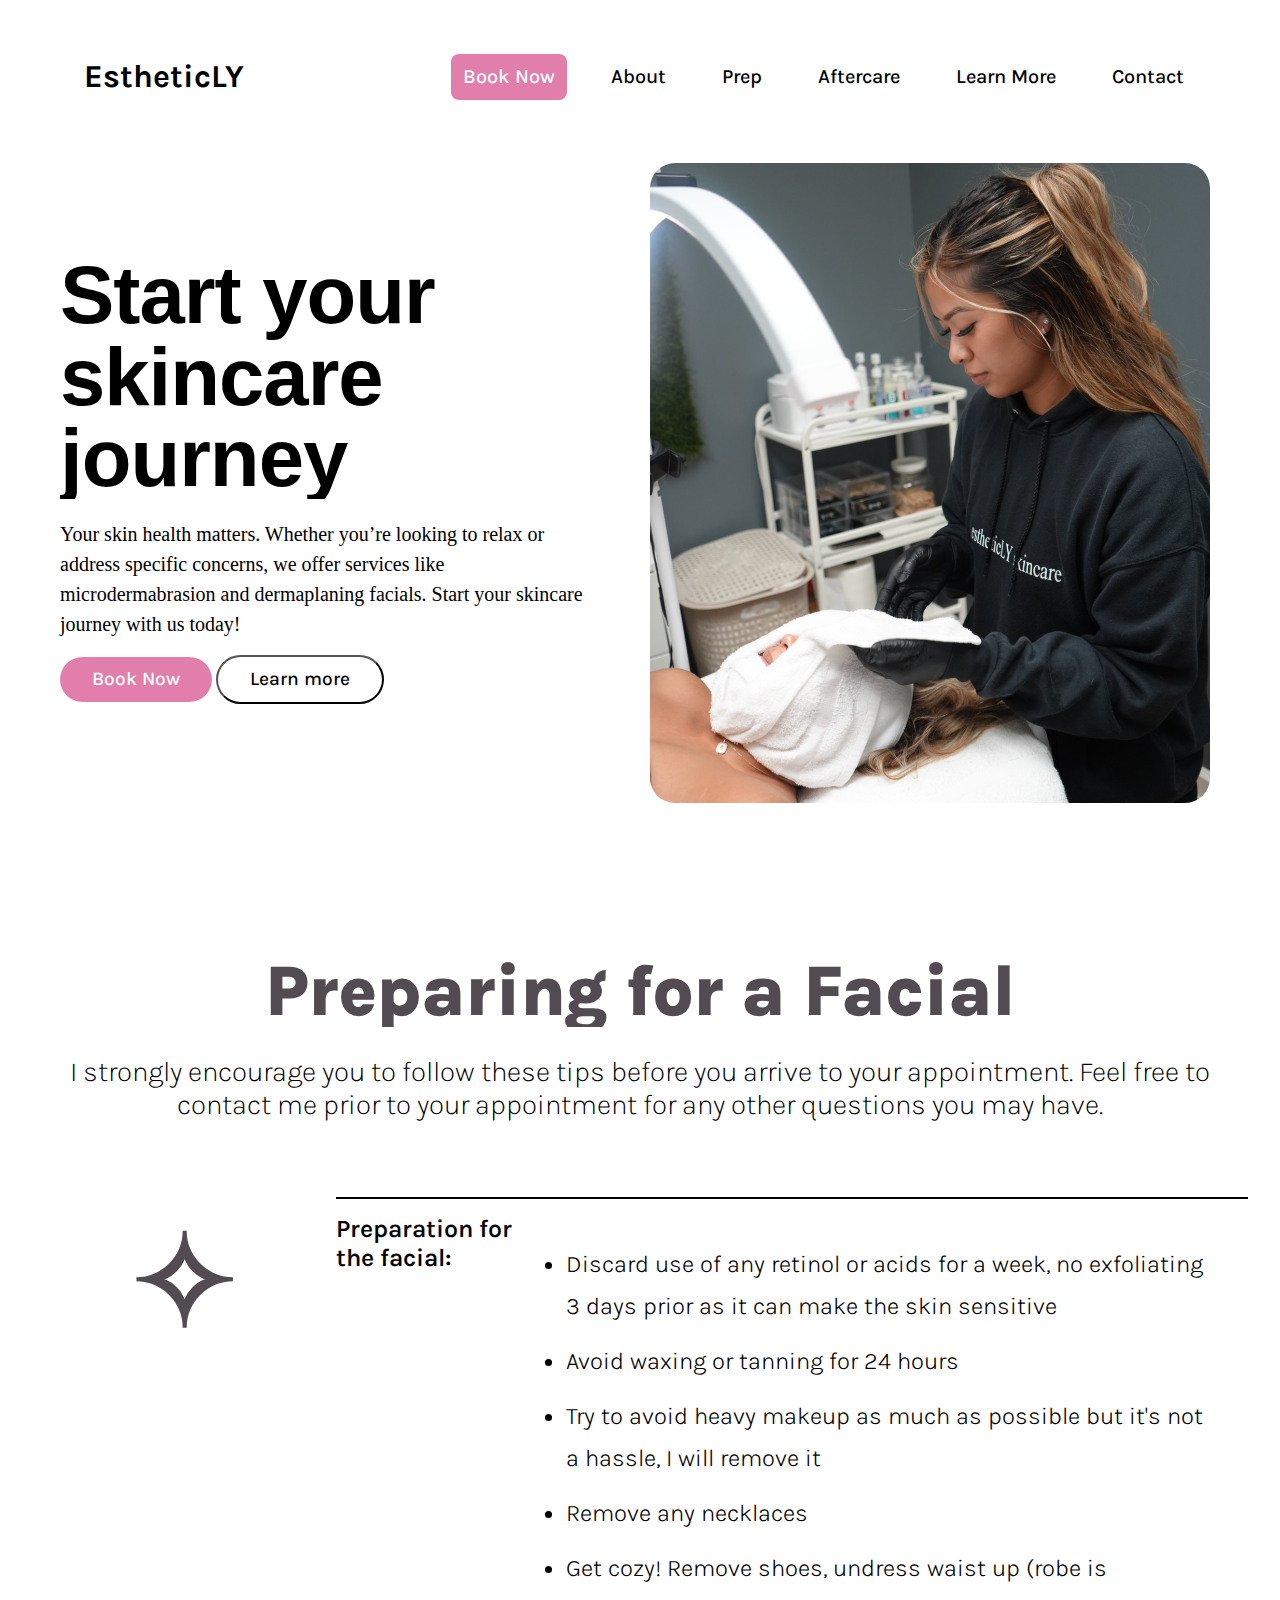
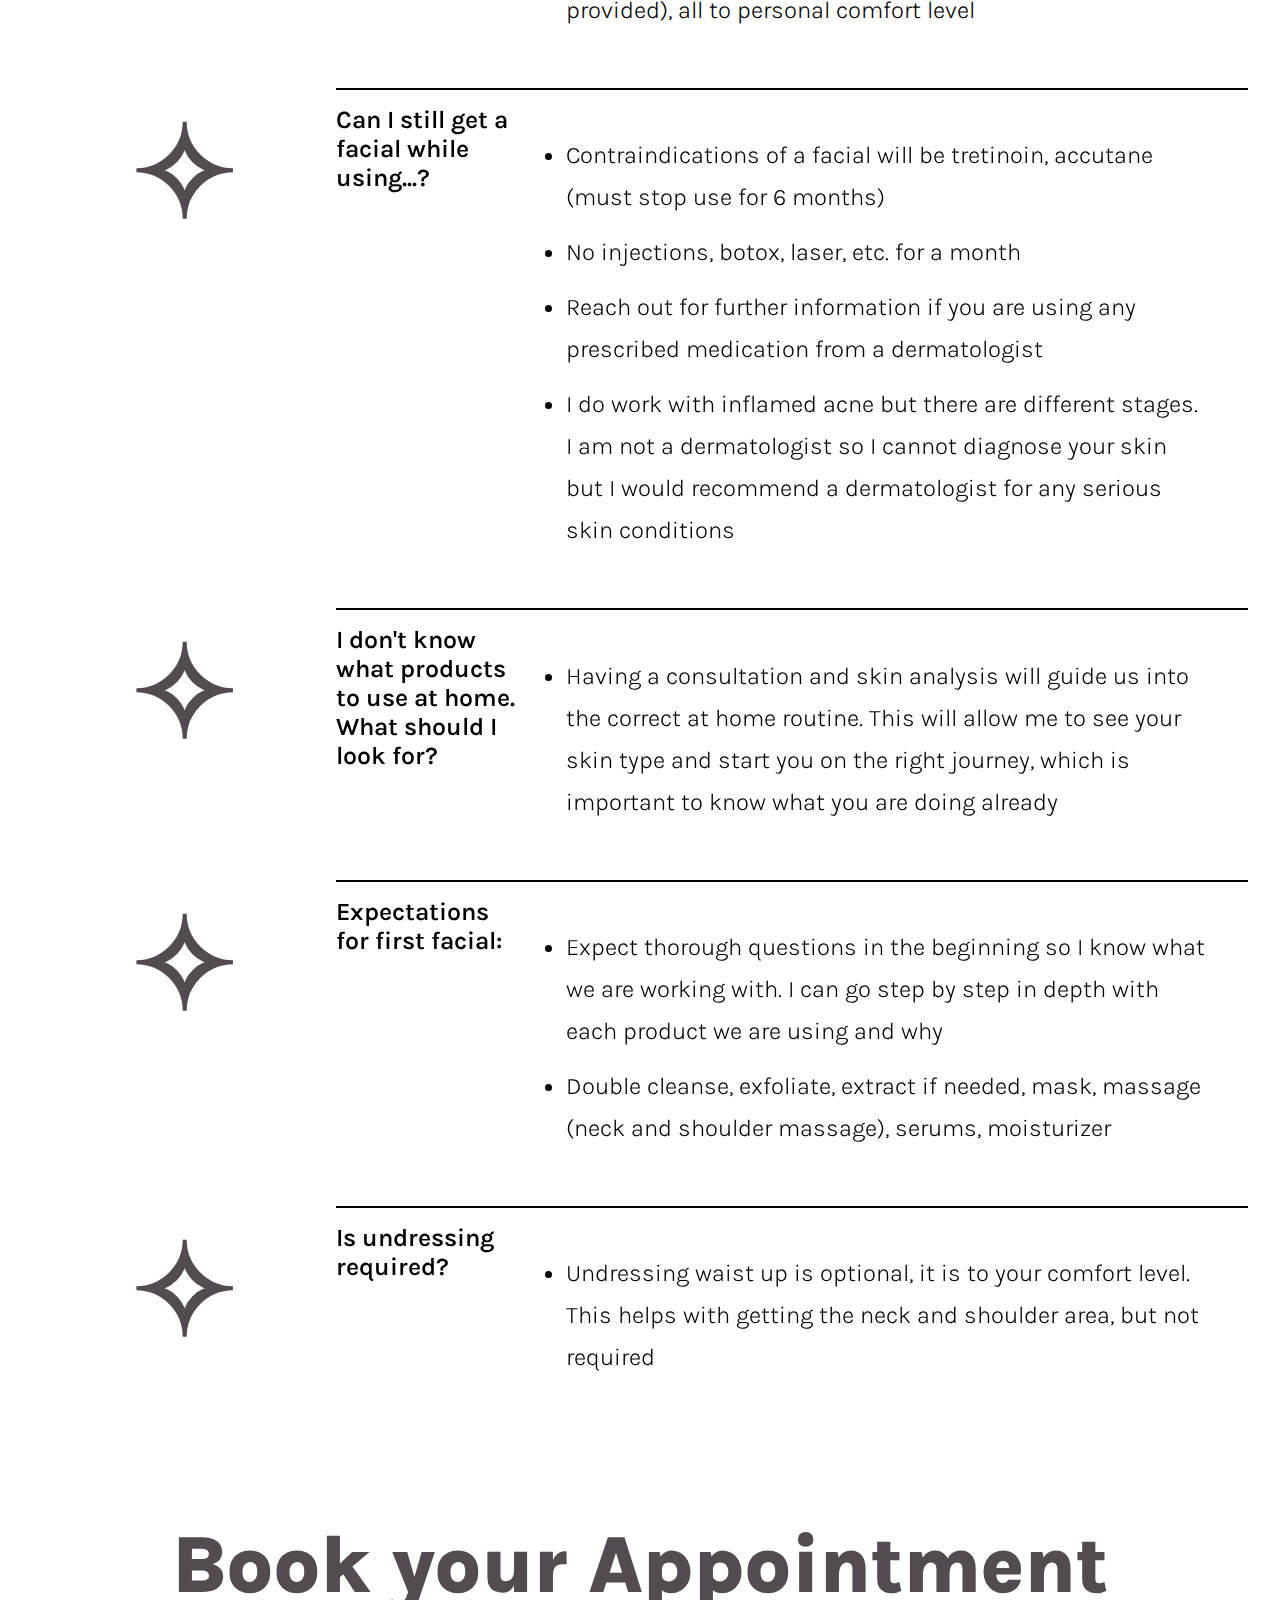
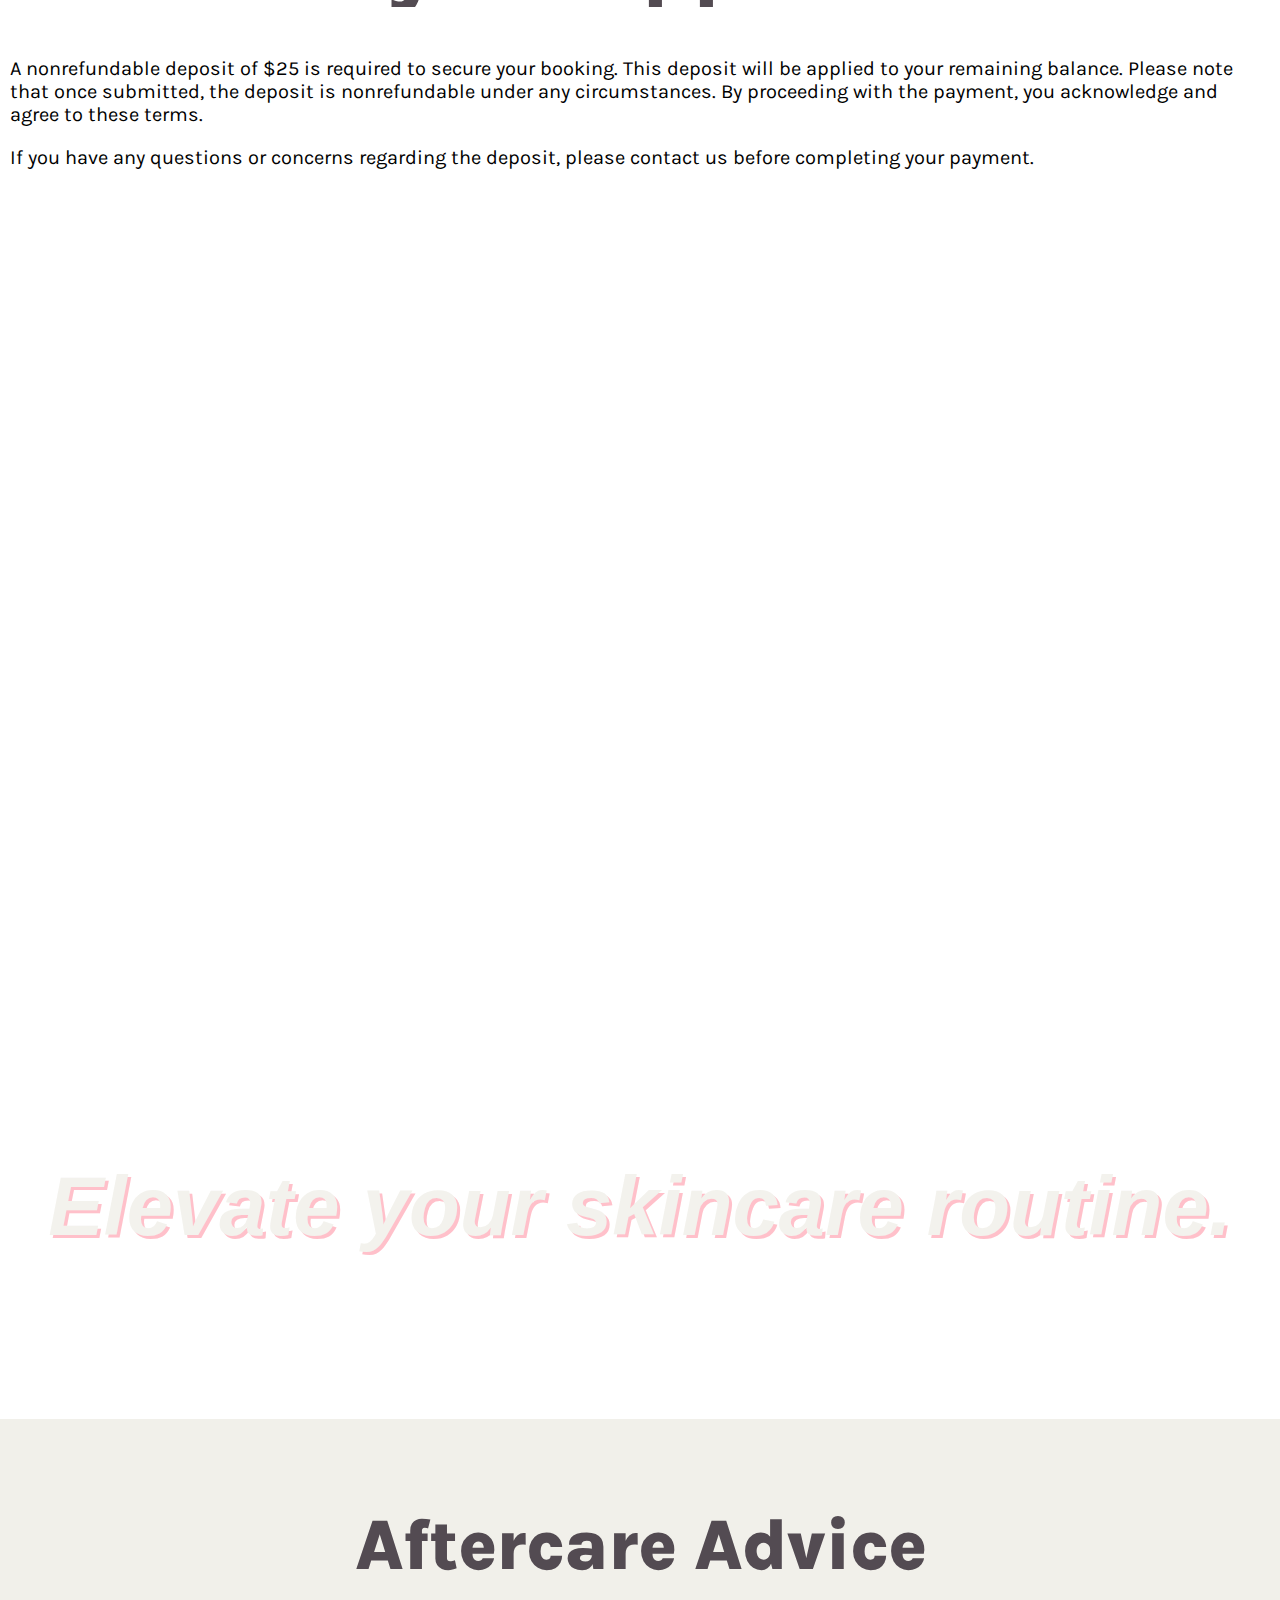
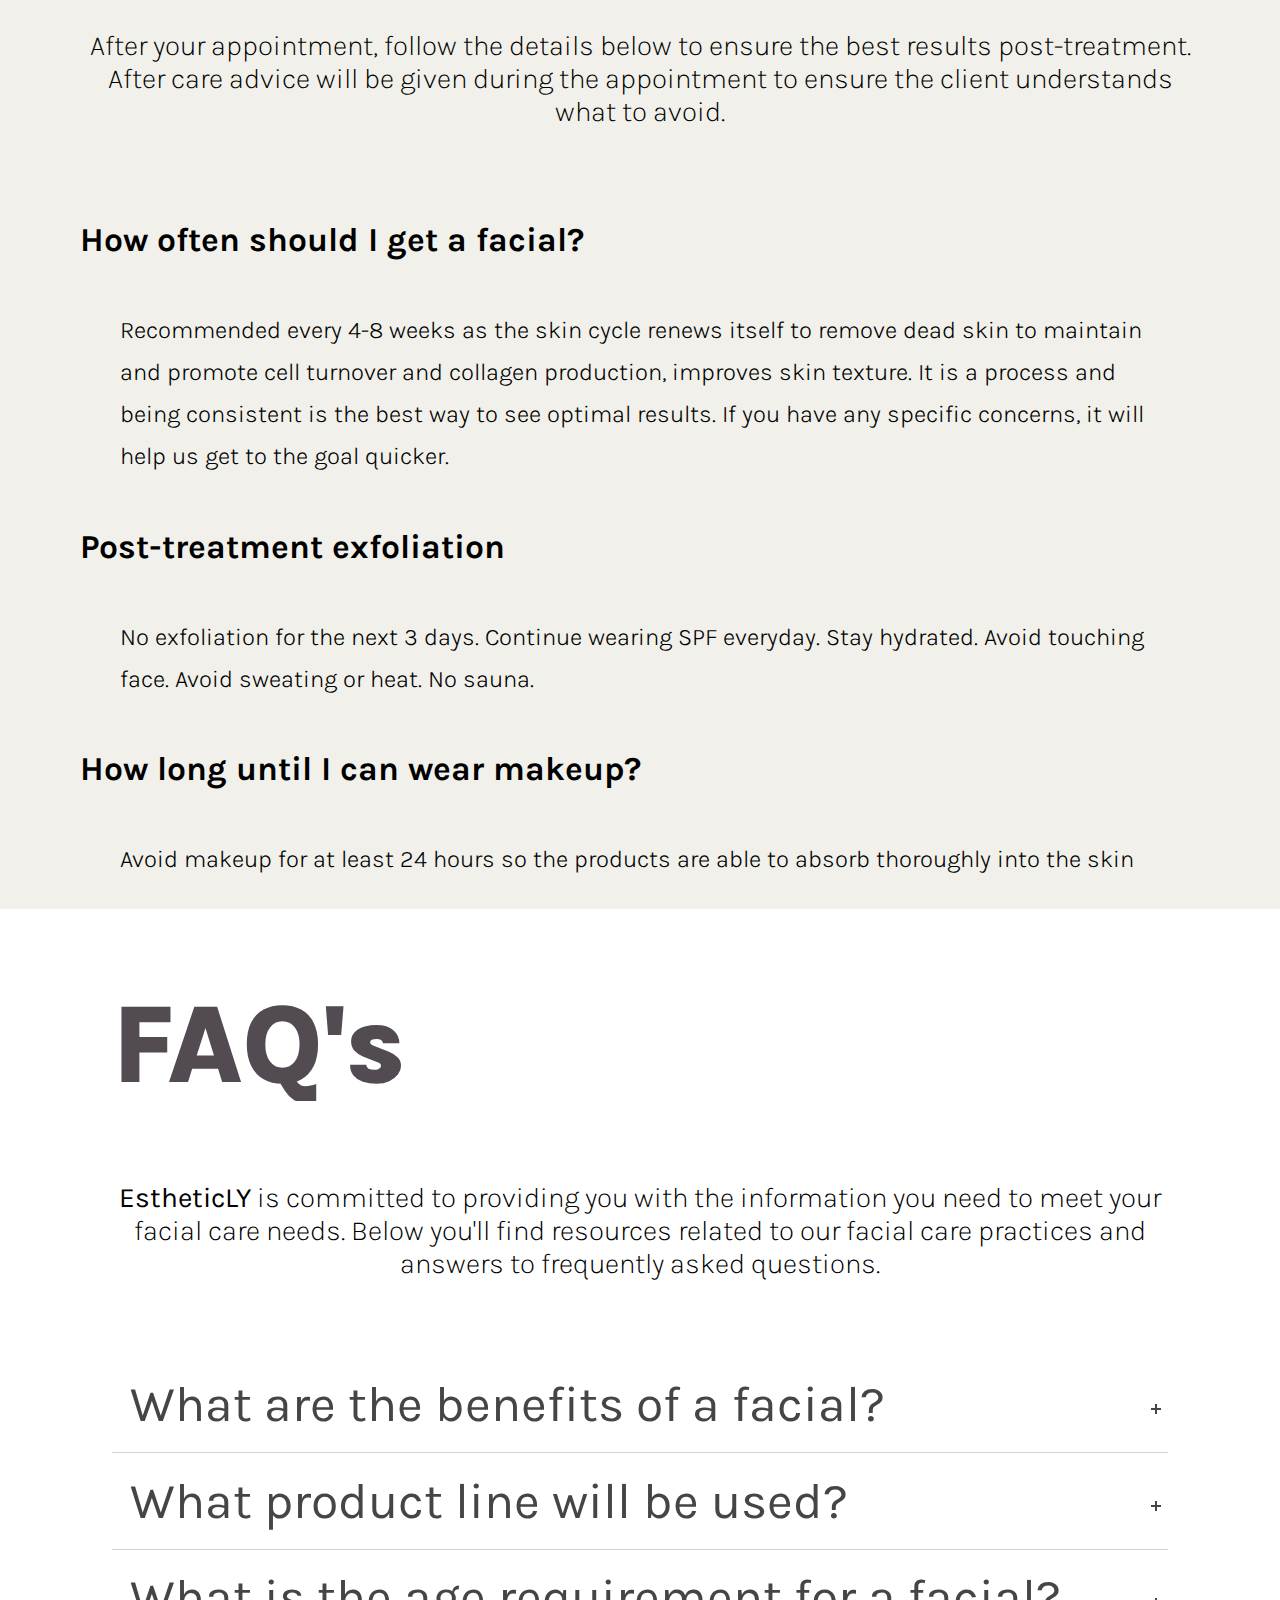
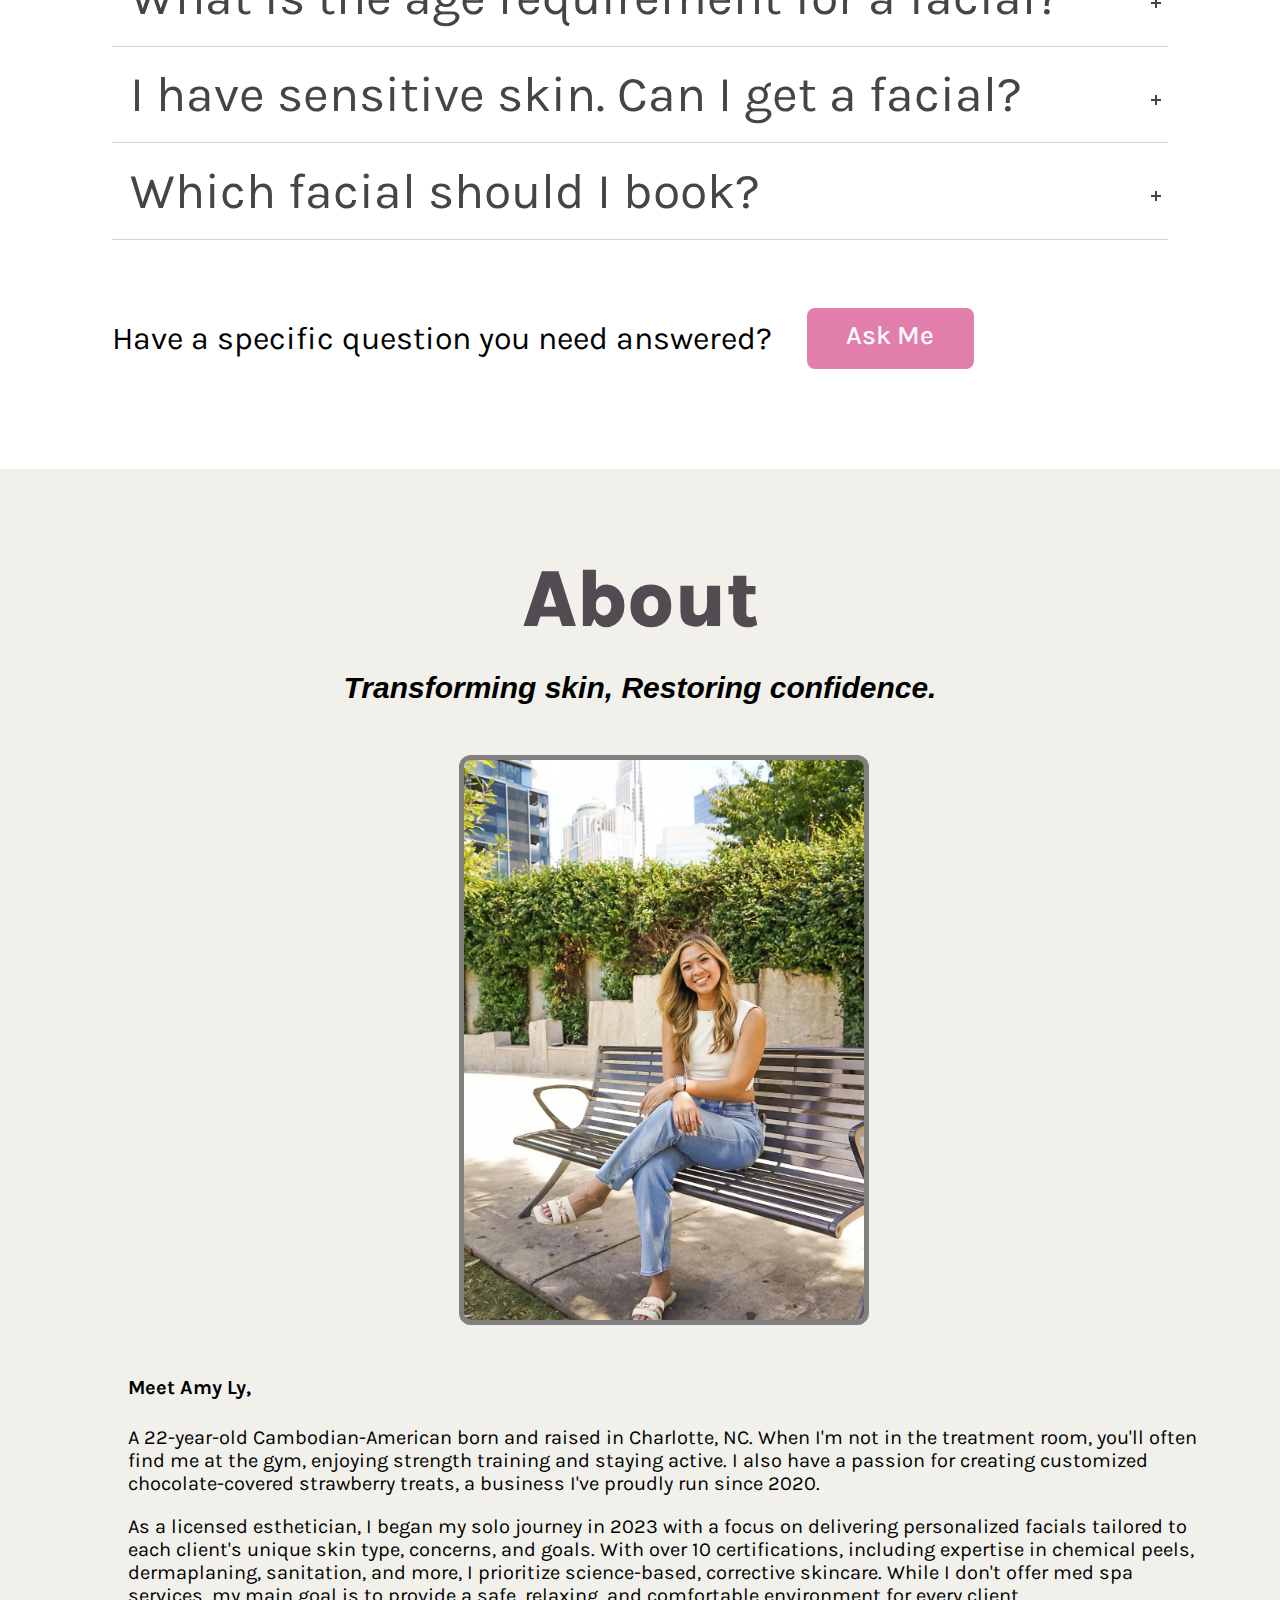
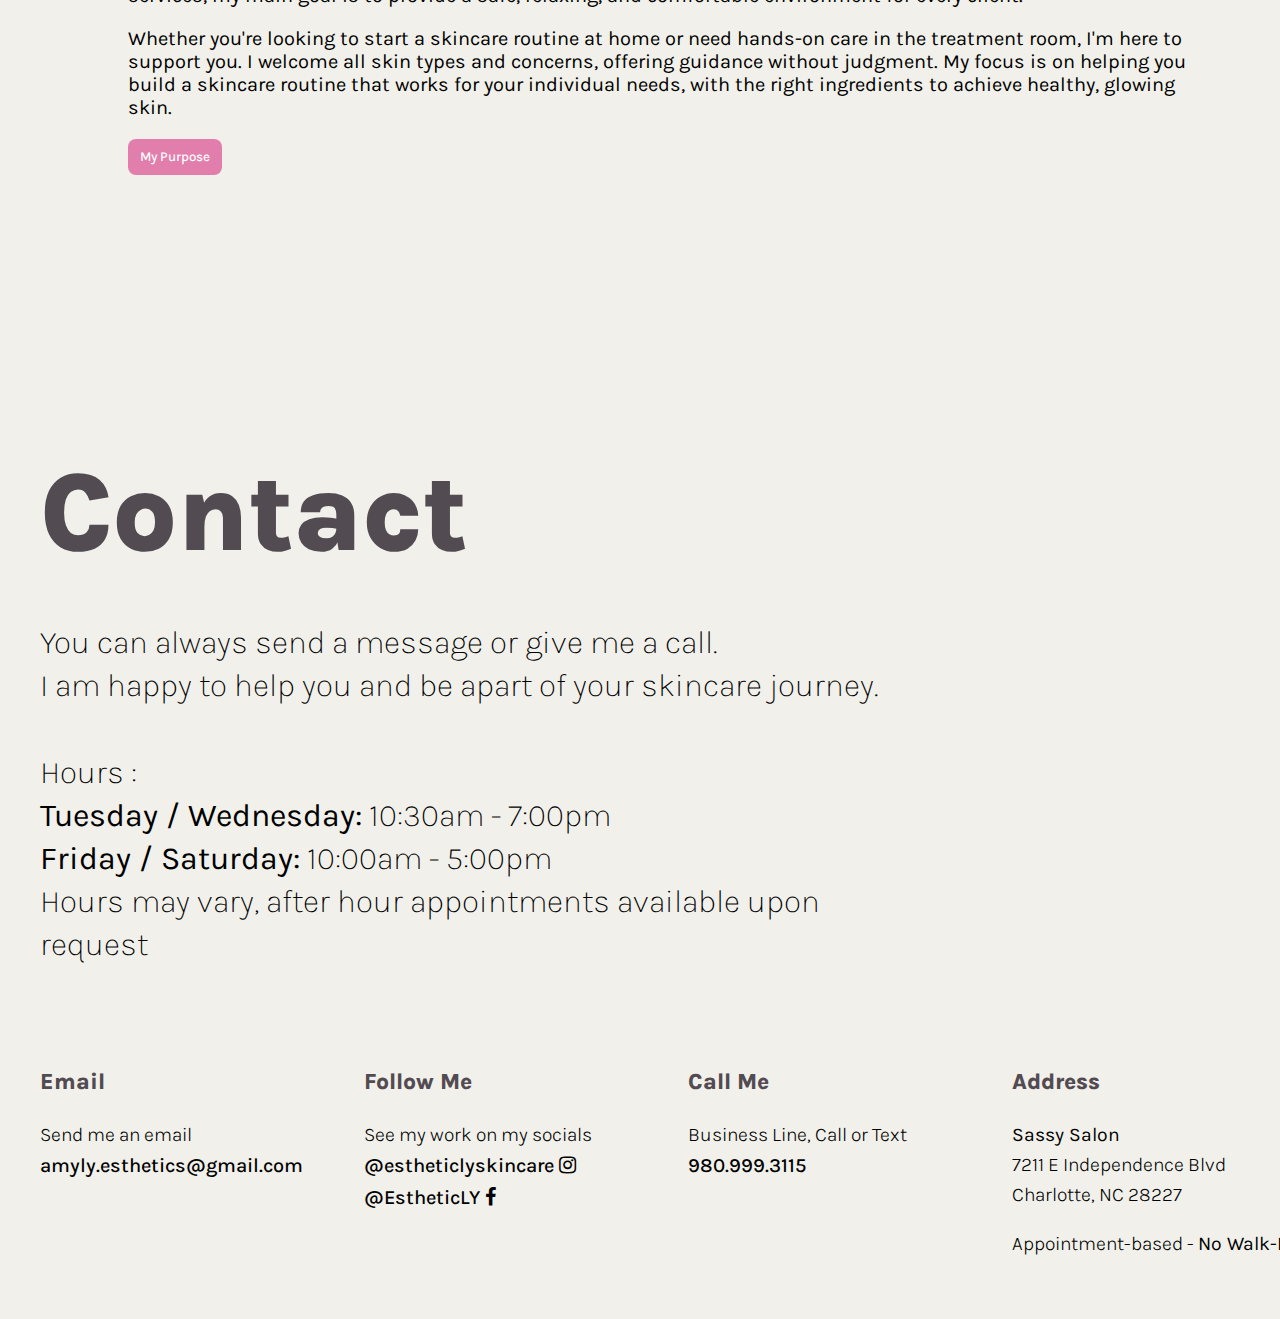
<file: index.html>
<!DOCTYPE html>
<html lang="en">

<head>
    <meta name="description" content="Estheticly Skincare offers expert skincare treatments, premium products, and personalized beauty solutions to enhance your natural glow. Discover radiant skin with our tailored services and tips for all skin types. Visit estheticlyskincare.com today!">
    <meta charset="UTF-8">
    <meta name="viewport" content="width=device-width, initial-scale=1.0">
    <meta name="viewport" content="width=device-width, user-scalable=no" /> <!-- user-scalable=yes if you want user to allow zoom -->
    <title>EstheticLY | Facials and skincare</title>
    <link rel="stylesheet" href="navbar.css">
    <link rel="stylesheet" href="mediaqueries.css">
    <link rel="stylesheet" href="styles.css">
    <link rel="stylesheet" href="services.css">
    
    <!-- CSS font -->
    <link href="https://fonts.cdnfonts.com/css/blanvad" rel="stylesheet">
    <link rel="preconnect" href="https://fonts.googleapis.com">
    <link rel="preconnect" href="https://fonts.gstatic.com" crossorigin>
    <link href="https://fonts.googleapis.com/css2?family=Karla:ital,wght@0,200..800;1,200..800&display=swap" rel="stylesheet">
    <link rel="stylesheet" href="https://cdnjs.cloudflare.com/ajax/libs/font-awesome/4.7.0/css/font-awesome.min.css">

</head>

<body>
    <!-- Scroll Btn -->
    <button onclick="topFunction()" id="myBtn" title="Go to top">&#8679</button>

    <!-- beginning of my nav edit accordingly  -->
    <nav id="desktop-nav">
        <div class="logo">EstheticLY</div>
        <div>
            <ul class="nav-links">
                <li><a class="bookingBtn" href="#book" id="navBookNowBtn">Book Now</a></li>
                <li><a href="#about">About</a></li>
                <li><a href="#prep">Prep</a></li>
                <li><a href="#aftercare">Aftercare</a></li>
                <li><a href="#learnMore">Learn More</a></li>
                <li><a href="#contact">Contact</a></li>
            </ul>
        </div>
    </nav>

    <!--     make the nav stick to the top as the user scrolls so they can easily click through the different sections
    if needed, or add a 'scroll to top' button in bottom right corner. Also update the nav for mobile users   -Juan  -->

    <nav id="hamburger-nav">
        <div class="logo">EstheticLY</div>
        <div class="hamburger-menu">
            <div class="hamburger-icon" onclick="toggleMenu()">
                <span></span>
                <span></span>
                <span></span>
            </div>
            <div class="menu-links">
                <li><a class="bookingBtn" href="#book" onclick="toggleMenu()" id="hamBookNowBtn">Book Now</a></li>
                <li><a href="#about" onclick="toggleMenu()">About</a></li>
                <li><a href="#prep" onclick="toggleMenu()">Prep</a></li>
                <li><a href="#aftercare" onclick="toggleMenu()">Aftercare</a></li>
                <li><a href="#learnMore" onclick="toggleMenu()">Learn More</a></li>
                <li><a href="#contact" onclick="toggleMenu()">Contact</a></li>
            </div>
        </div>
    </nav>
<!-- end of nav code\  -->
    <div id="hero-section">
        <div>
            <h1>Start your skincare journey</h1>
            <p class="hero-text">Your skin health matters. Whether you’re looking to relax or address specific concerns, we offer services like microdermabrasion and dermaplaning facials. Start your skincare journey with us today! </p>
            <button class="bookingBtn" id="heroBookNowBtn">Book Now</button>
            <button class="learnMoreBtn" id="heroLearnMoreBtn">Learn more</button>

        </div>
        <div>
            <img class="hero-img" src="./Images/DSC08642.jpeg" alt="Esthetician performing Facial on Client">
        </div>
    </div>


<!-- link sections - View each carefully -->
    
    <div class="body-headers" id="before">

        <div class="prep">
            <div class="container">
            <h1 class="center">Preparing for a Facial</h1>

            <p class="question-subtext">I strongly encourage you to follow these tips before you arrive to your appointment. Feel free to contact me prior to your appointment for any other questions you may have.</p>
            
            <article class="info-card">
                <div class="text-number">&#10023</div>
                <div class="text-content">
                <div class="title">Preparation for the facial:</div>
                <div class="text-section">
                    <ul class="text-list">
                        <li>Discard use of any retinol or acids for a week, no exfoliating 3 days prior as it can make the skin sensitive</li>
                        <li>Avoid waxing or tanning for 24 hours </li>
                        <li>Try to avoid heavy makeup as much as possible but it's not a hassle, I will remove it </li>
                        <li>Remove any necklaces</li>
                        <li>Get cozy! Remove shoes, undress waist up (robe is provided), all to personal comfort level</li>
                    </ul>
                </div>
                </div>
            </article>
            
            <article class="info-card">
                <div class="text-number">&#10023</div>
                <div class="text-content">
                <div class="title">Can I still get a facial while using...?</div>
                <div class="text-items">
                    <ul class="text-list">
                        <li>Contraindications of a facial will be tretinoin, accutane (must stop use for 6 months)</li>
                        <li>No injections, botox, laser, etc. for a month</li>
                        <li>Reach out for further information if you are using any prescribed medication from a dermatologist</li>
                        <li>I do work with inflamed acne but there are different stages. I am not a dermatologist so I cannot diagnose your skin but I would recommend a dermatologist for any serious skin conditions </li>
                    </ul>
                </div>
                </div>
            </article>
            
            <article class="info-card">
                <div class="text-number">&#10023</div>
                <div class="text-content">
                <div class="title">I don't know what products to use at home. What should I look for?</div>
                <div class="text-items">
                    <ul class="text-list">
                        <li>Having a consultation and skin analysis will guide us into the correct at home routine. This will allow me to see your skin type and start you on the right journey, which is important to know what you are doing already</li>
                    </ul>
                </div>
                </div>
            </article>
            
            <article class="info-card">
                <div class="text-number">&#10023</div>
                <div class="text-content">
                <div class="title">Expectations for first facial:</div>
                <div class="text-items">
                    <ul class="text-list">
                        <li>Expect thorough questions in the beginning so I know what we are working with. I can go step by step in depth with each product we are using and why </li>
                        <li>Double cleanse, exfoliate, extract if needed, mask, massage (neck and shoulder massage), serums, moisturizer</li>
                    </ul>
                </div>
                </div>
            </article>
            
            <article class="info-card">
                <div class="text-number">&#10023</div>
                <div class="text-content">
                <div class="title">Is undressing required?</div>
                <div class="text-items">
                    <ul class="text-list">
                        <li>Undressing waist up is optional, it is to your comfort level. This helps with getting the neck and shoulder area, but not required</li>
                    </ul>
                </div>
                </div>
            </article>
            </div>
        </div>
    </div>

    <div class="body-headers" id="projects">

        <h1 id="bookingHeader">Book your Appointment</h1>
        <div class="depositContainer">
            <div>
                <p>A nonrefundable deposit of $25 is required to secure your booking. This deposit will be applied to your remaining balance. Please note that once submitted, the deposit is nonrefundable under any circumstances. By proceeding with the payment, you acknowledge and agree to these terms.</p>
                <p>If you have any questions or concerns regarding the deposit, please contact us before completing your payment.</p>
            </div>
        </div>
        <iframe src="https://app.acuityscheduling.com/schedule.php?owner=30825696&ref=embedded_csp" title="Schedule Appointment" width="100%" height="800" frameBorder="0"></iframe><script src="https://embed.acuityscheduling.com/js/embed.js" type="text/javascript"></script>

    </div>
    
    <!-- <div class="cd-section cd-section--bg-fixed">
        <h2>Elevate your skincare routine.</h2>
        <div class="cd-section">
            
        </div>
    </div> -->

    <div class="lower-img">
        <div class="caption">
        <span class="lower-img-text">
            Elevate your skincare routine.
        </span>
        </div>
    </div>

    <div class="body-headers" id="aftercare">
        <h1>Aftercare Advice</h1>

        <div class="after-card">
            <p class="question-subtext">After your appointment, follow the details below to ensure the best results post-treatment. After care advice will be given during the appointment to ensure the client understands what to avoid. </p>
            <h4 class="before-items">How often should I get a facial?</h4>
            <ul class="tip-list">
                <li>Recommended every 4-8 weeks as the skin cycle renews itself to remove dead skin to maintain and promote cell turnover and collagen production, improves skin texture. It is a process and being consistent is the best way to see optimal results. If you have any specific concerns, it will help us get to the goal quicker.</li>
            </ul>

            <h4 class="before-items">Post-treatment exfoliation</h4>
            <ul class="tip-list">
                <li>No exfoliation for the next 3 days. Continue wearing SPF everyday. Stay hydrated. Avoid touching face. Avoid sweating or heat. No sauna.</li>
            </ul>

            <h4 class="before-items">How long until I can wear makeup?</h4>
            <ul class="tip-list">
                <li>Avoid makeup for at least 24 hours so the products are able to absorb thoroughly into the skin</li>
            </ul>
        </div>
    </div>

    <div class="body-headers" id="questions"> 
        
        <!-- Vers. 3   FAQs -->
        <h1 id="faqHeader">FAQ's</h1>

        <p class="question-subtext"><strong>EstheticLY</strong> is committed to providing you with the information you need to meet your facial care needs. Below you'll find resources related to our facial care practices and answers to frequently asked questions.</p>
        
        <div class="faq">
            <div class="faq-item">
              <button id="accordion-button-1" aria-expanded="false"><span class="accordion-title">What are the benefits of a facial?</span><span class="icon" aria-hidden="true"></span></button>
              <div class="accordion-content">
                <p>Your skin is the largest organ on your body, you should want to invest and take care of it. Overall, facials improve skin health, allows to even skin tone and texture, increase absorption of skincare products, and many more!</p>
              </div>
            </div>

            <div class="faq-item">
                <button id="accordion-button-2" aria-expanded="false"><span class="accordion-title">What product line will be used?  </span><span class="icon" aria-hidden="true"></span></button>
                <div class="accordion-content">
                    <p>My back bar is a variety of brands like <i>skinscript, glymed, dermalogica, circadia</i> and more. Options are available to cater towards different clients and concerns. Majority 
                        of these brands are pharmaceutical skincare lines or developed by estheticians. 
                    </p>
                </div>
              </div>

              <div class="faq-item">
                <button id="accordion-button-3" aria-expanded="false"><span class="accordion-title">What is the age requirement for a facial?</span><span class="icon" aria-hidden="true"></span></button>
                <div class="accordion-content">
                  <p>The minimum age allowed is 13 yrs. Offering teen facials with a guardian's consent. Facials are welcomed and recommended for any age and gender.</p>
                </div>
              </div>

              <div class="faq-item">
                <button id="accordion-button-4" aria-expanded="false"><span class="accordion-title">I have sensitive skin. Can I get a facial?</span><span class="icon" aria-hidden="true"></span></button>
                <div class="accordion-content">
                  <p>Yes of course, facials are catered to all skin types. We will be using more calm gentle products for those with sensitive skin.</p>
                </div>
              </div>

              <div class="faq-item">
                <button id="accordion-button-5" aria-expanded="false"><span class="accordion-title">Which facial should I book?</span><span class="icon" aria-hidden="true"></span></button>
                <div class="accordion-content">
                  <p>If this is your first facial, any customized facial is ideal. During the skin analysis, I will be looking closely to determine the current condition of the skin, it's sensitivities, and underlying issues to ensure you are getting the treatment best suited for your skin.</p>
                </div>
              </div>
            </div>

            <div class="faq-help">
                <p>Have a specific question you need answered?</p>
                <a class="faqhelp-btn" href="mailto:amyly.esthetics@gmail.com">Ask Me</a>
              </div>
        </div>

        <div class="body-headers" id="about">

            <h1>About</h1>
    
            <div class="about-section">
                <h3 class="about-subtitle">Transforming skin, Restoring confidence.</h3> <!-- may change later -->
                <div class="about-container">  
                    <div class="about-content">
                        <img class="about-img" src="./Images/amyPortait2.jpg" alt="Image of Amy Lee esthetician">
                    </div>
    
                    <div class="about-content" >                
                        <h4>Meet Amy Ly, </h4> 
                        <p>A 22-year-old Cambodian-American born and raised in Charlotte, NC. When I'm not in the treatment room, you'll often find me at the gym, enjoying strength training and staying active. I also have a passion for creating customized chocolate-covered strawberry treats, a business I've proudly run since 2020. </p>
                         <p>As a licensed esthetician, I began my solo journey in 2023 with a focus on delivering personalized facials tailored to each client's unique skin type, concerns, and goals. With over 10 certifications, including expertise in chemical peels, dermaplaning, sanitation, and more, I prioritize science-based, corrective skincare. While I don't offer med spa services, my main goal is to provide a safe, relaxing, and comfortable environment for every client. </p>
                        <p>Whether you're looking to start a skincare routine at home or need hands-on care in the treatment room, I'm here to support you. I welcome all skin types and concerns, offering guidance without judgment. My focus is on helping you build a skincare routine that works for your individual needs, with the right ingredients to achieve healthy, glowing skin.</p>
                            <button type="button" class="info-btn">My Purpose</button>
                            <div class="info-content">
                                <p>I've struggled in my own skin for years with stubborn acne figuring out what works for my skin because products aren't a “one size fits all.” I focus on helping others love & be confident in their skin. My goal is for my clients to achieve healthy skin by using active ingredients to treat the skin but still allowing maximum relaxation. I also prioritize necessary lifestyle changes especially internally to address the cause of any skin issues. Remember, <strong><i>healthy skin is perfect skin.</i></strong> </p>
                            </div>
                    </div>
                    <!-- Maybe add a button here with 'Start your skincare journey today' -- as Amy wants in the notes she added -->
                </div>
            </div>
        </div>
    

    <div class="body-headers" id="contact"> 
        <div class="contact-card">  <!-- this will have flex -->
            <div class="c-grid grid-3">
                <div class="d-grid">
                    <h1>Contact</h1>
                    <div class="sub-contact">
                            <p>You can always send a message or give me a call.
                            <br>
                            I am happy to help you and be apart of your skincare journey. 
                            <br>
                            <br>
                            Hours :<br>
                            <Strong>Tuesday / Wednesday:</Strong>  10:30am - 7:00pm <br>
                            <Strong> Friday / Saturday:</Strong>  10:00am - 5:00pm <br>
                            Hours may vary, after hour appointments available upon request
                            </p>
                    </div>
                </div>
                <div class="sub-card">  <!-- this will have grid with blocks under -->
                    <h3>Email</h3>
                    <p>
                        Send me an email
                        <br>
                        <a id="contact-links" href="mailto:amyly.esthetics@gmail.com">amyly.esthetics@gmail.com </a>
                    </p>
                </div>
                <div class="sub-card">  
                    <h3>Follow Me</h3>
                    <p>
                        See my work on my socials
                        <br>
                        <a id="contact-links" href="https://www.instagram.com/estheticlyskincare/">@estheticlyskincare <i class="fa fa-instagram"></i></a> 
                        <br>
                        <a id="contact-links" href="https://www.facebook.com/profile.php?id=61564316234527&mibextid=wwXIfr&rdid=SsLeQ6sJQ3foAyDi&share_url=https%3A%2F%2Fwww.facebook.com%2Fshare%2F1BbM77spHD%2F%3Fmibextid%3DwwXIfr#">@EstheticLY  <i class="fa fa-facebook-f"></i></a>
                    </p>
                </div>
                <div class="sub-card">  
                    <h3>Call Me</h3>
                    <p>
                        Business Line, Call or Text
                        <br>
                        <a id="contact-links" href="tel:9809993115">980.999.3115</a>
                    </p>
                </div>
                <div class="sub-card">  
                    <h3>Address</h3>
                        <p><strong>Sassy Salon</strong> <br>
                        7211 E Independence Blvd <br>
                        Charlotte, NC 28227 <br>
                        <p>Appointment-based - <strong>No Walk-Ins</strong>!</p>
                </div>
            </div>
        </div>  
                </div>
            </div>       
        </div>     
    </div>


    <div class="footer">
        <footer>

        </footer>
    </div>

    <script src="script.js"></script>
</body>
</html>
</file>
<file: navbar.css>
a, .btn {
    transition: all 300ms ease;
}

/* desktop nav */

nav, .nav-links {
 display: flex;
}

nav {
    justify-content: space-around;
    align-items: center;
    height: 17vh;
}

.nav-links {
    gap: 2rem;
    list-style: none;
    font-size: 1.5rem;
    align-items: center;
}

a {
    border-radius: 8px;
    color: black;
    text-decoration: none;
    padding: .5rem .75rem;
    text-decoration-color: white ;
    font-family: "Karla", sans-serif ;
    font-size: 1.25rem;
    font-weight: 500;
    text-decoration: none;
    transition: all .2s;
    text-align: center;
    vertical-align: middle;
    padding: .5rem .75rem;
    line-height: 150%;
    vertical-align: middle;
}

a:hover {
    background-image: linear-gradient(rgb(0 0 0/15%) 0 0);
    font-weight: 700;
}

.logo {
    font-size: 2rem;
    font-weight: bolder;
    font-family: "Karla", sans-serif ;
}

.logo:hover {
    cursor: default;
}

/* hamburger menu */

#hamburger-nav {
    display: none;
}

.hamburger-menu {
    position: relative;
    display: inline-block;
}

.hamburger-icon {
    display: flex;
    flex-direction: column;
    justify-content: space-between;
    height: 24px;
    width: 30px;
    cursor: pointer;
}

.hamburger-icon span {
    width: 100%;
    height: 2px;
    background-color: black;
    transition: all 0.3 ease-in-out;
}

.menu-links {
    position: absolute;
    top: 100%;
    right: 0;
    background-color: white;
    width: fit-content;
    max-height: 0;
    overflow: hidden;
    transition: all 0.3 ease-in-out;
    z-index: 999;
}

.menu-links a {
    display: block;
    padding: 10px;
    text-align: center;
    font-size: 1.5rem;
    color: black;
    text-decoration: none;
    transition: all 0.3 ease-in-out;
}

.menu-links li {
    list-style: none;
}

.menu-links.open {
    max-height: 100vh;
}

.hamburger-icon.open span:first-child {
    transform: rotate(45deg) translate(10px, 5px);
}

.hamburger-icon.open span:nth-child(2) {
    opacity: 0;
}

.hamburger-icon.open span:last-child {
    transform: rotate(-45deg) translate(10px, -5px);
}

.hamburger-icon span:first-child {
    transform: none;
}

.hamburger-icon span:first-child {
    opacity: 1;
}

.hamburger-icon span:first-child {
    transform: none;
}


/* .btn class for general buttons for the site to fit theme and change accordingly */
.btn {
    line-height: 150%;
    letter-spacing: -.011em;
    display: inline-block;
    margin-bottom: 0;
    text-align: center;
    vertical-align: middle;
    touch-action: manipulation;
    cursor: pointer;
    background-image: none;
    border: 1px solid transparent;
    white-space: nowrap; 
    border-radius: 3px;
    background-color: lightskyblue;
}

.bookingBtn {
    line-height: 150%;
    display: inline-block;
    margin-bottom: 0;
    border: 0;
    text-align: center;
    vertical-align: middle;
    touch-action: manipulation;
    cursor: pointer;
    white-space: nowrap; 
    border-radius: 8px;
    background-color: #E27EAC;
    color: white;
    font-weight: 500;
    padding: .5rem .75rem;
}

.bookingBtn:hover {
    background-color: #b72569;
    transition: background-color 0.3s ease-in-out;
}

div > .bookingBtn {
    line-height: 150%;
    display: inline-block;
    margin-bottom: 0;
    border: 0;
    text-align: center;
    vertical-align: middle;
    touch-action: manipulation;
    cursor: pointer;
    white-space: nowrap; 
    border-radius: 1.5625rem;
    background-color: #E27EAC;
    color: white;
    font-family: "Karla", sans-serif ;
    font-size: 1.2rem;
    font-weight: 500;
    padding: .5rem 2rem;
    margin-bottom: .75rem;
}

.learnMoreBtn {
    line-height: 150%;
    display: inline-block;
    margin-bottom: 0;
    border: 1;
    border-color: black;
    text-align: center;
    vertical-align: middle;
    touch-action: manipulation;
    cursor: pointer;
    white-space: nowrap; 
    border-radius: 1.5625rem;
    background-color: #fff;
    color: black;
    font-family: "Karla", sans-serif ;
    font-size: 1.2rem;
    font-weight: 500;
    padding: .5rem 2rem;
    margin-bottom: .75rem;
}

.learnMoreBtn:hover {
    color: #fff;
    background-color: black;
}
</file>
<file: mediaqueries.css>
@media screen and (max-width: 1200px) {
    #desktop-nav{
        display: none;
    }
    #hamburger-nav {
        display: flex;
    }
}

@media  (max-width:767.98px) {
    #hero-section {
        padding-left: 45px;
        padding-right: 45px;
    }
    #hero-section {
        flex-direction: column; /* Stack items vertically */
        align-items: center; /* Center items */
        text-align: center; /* Optional, for better alignment */
    }

    .hero-img {
        margin-top: 20px; /* Add spacing between text and image */
    
    }
}
</file>
<file: styles.css>
* {
    /* padding: 0;
    margin: 0; */
    scroll-behavior: smooth;

    -webkit-overflow-scrolling: touch;
}

body{
  margin: 0;
}
  
/*  edar css for hero  */
  
h1 {
    display: block;
    font-family: 'Klarna', sans-serif;
    font-weight: 700;
    font-size: calc(1.6125rem + 4.35vw);
    margin-block-start: 0.67em;
    margin-block-end: 0.67em;
    margin-inline-start: 0px;
    margin-inline-end: 0px;
    font-weight: bold;
    unicode-bidi: isolate;
    letter-spacing: -1px;
    line-height: 1;
    height: 2;
    margin-bottom: 1.25rem;
    margin-top: 0;
    position: relative;
    z-index: 1;
    overflow: hidden;
}

.hero-text {
    font-size: 1.25rem;
    margin-top: 0;
    margin-bottom: 1rem;
    margin-block-start: 1rem;
    margin-block-end: 1rem;
    margin-inline-start: 0;
    margin-inline-end: 0;
    line-height: 1.5;
}

#hero-section {
    align-items: center;
    justify-content: space-between;
    display: flex;
    max-inline-size: 960px;
    unicode-bidi: isolate;
    grid-column-gap: 2.5rem;
    grid-row-gap: 2.5rem;
    grid-template-rows: auto auto;
    grid-template-columns: 1fr 1fr;
    grid-auto-columns: 1fr;
    padding-bottom: 3rem;
    padding-left: 3.75rem;
    padding-right: 3.75rem;
    max-width: 85rem;
    margin-left: auto;
    margin-right: auto;
}

.hero-img {
    border-radius: 25px;
    margin: 10px;
    min-width: 230px;
    overflow: hidden;
    position: relative;
    height: 40rem;
    width: 35rem;
    object-fit: cover;
    z-index: 10;
}



      /*       Page sections - READ COMMENTS for Section - #     */


    /* I'm putting notes here that need to be reviewed 
    
        - if youre adding a heading, a tag, or a button, double check the class name or dont use the entire 
        element for the css bc it messes with other elements in other parts of the website.
    
    */

.body-headers {
    font-size: 5rem;
    font-family: "Karla", sans-serif ;
    padding-top: 90px;
    }




/*  Home/Hero Section */



/* About Section   */
    #about {
        background-color: #F1F0EA;
    }

    #about h1 {
        text-align: center;
        color: #2D232E;
        font-family: "Karla", sans-serif ;
        font-weight: 870;
        color: #534B52;
    }

    #about h1, h3{
        text-align: center;
    }

    .about-subtitle {
        font-family: 'Blanvad', sans-serif;
        font-size: 30px;
        font-style: italic;
    }

    .about-container {
        display: flex;
        width: auto;
        padding-bottom: 6rem;
    }

    .about-img {
        border: 5px solid grey;
        border-radius: 12px;
        margin: 10px;
        min-width: 230px;
        overflow: hidden;
        position: relative;
        height: 35rem;
        width: 25rem;
        object-fit: cover;
    }

    
    .about-content {
        font-size: 20px;
        text-align: left;
        font-family: "Karla", sans-serif ;
        margin-left: 8rem;
        margin-right: 5rem;
        padding-top: 10px;
    }

        /* Style the button that is used to open and close the collapsible content */
    .info-btn {
        line-height: 150%;
        display: inline-block;
        margin-bottom: 1rem;
        border: 0;
        text-align: center;
        vertical-align: middle;
        touch-action: manipulation;
        cursor: pointer;
        white-space: nowrap; 
        border-radius: 8px;
        background-color: #E27EAC;
        color: white;
        font-weight: 500;
        padding: .5rem .75rem;
        font-family: "Karla", sans-serif ;
    }

    .info-btn:hover {
        background-color: #b72569;
        transition: background-color 0.3s ease-in-out;
    }
    
    /* Add a background color to the button if it is clicked on (add the .active class with JS), and when you move the mouse over it (hover) */
    .active, .info-btn:hover {
        background-color: #ccc;
    }
    
    /* Style the collapsible content. Note: hidden by default */
    .info-content {
        padding:  18px;
        display: none;
        overflow: hidden;
        background-color: #534B52;
        color: #E0DDCF;
        border-radius: 10px;
        font-size: 20px;
    }



/*  Experience Section   */

      #experience h1 {
        text-align: center;
        color: #2D232E;
        font-family: "Karla", sans-serif ;
        font-weight: 870;
        color: #534B52;
      }


/*  Projects/Services  */

    #projects {
        background-color: white;
    }

    #projects h1 {
        text-align: center;
        color: #2D232E;
        font-family: "Karla", sans-serif ;
        font-weight: 870;
        color: #534B52;
    }



/* FAQ's and Questions Section */

#questions {
    /* max-width: 1000px; */
    max-width: 66rem;
    margin: 0 auto;
    padding: 5rem;
    background: white;
}

#questions h1 {
    text-align: left;
    font-size: 7rem;
    margin-left: auto;
    margin-right: auto;
    color: #534B52;
    margin-bottom: 5rem;
    font-family: "Karla", sans-serif ;
    font-weight: 850;
}
.question-subtext {
    font-size: 1.75rem;
    font-weight: 250;
    text-align: center;
    padding-bottom: 3rem;
}

.faq {
    .faq-item {
      border-bottom: 1px solid lightgrey;
      button[aria-expanded='true'] {
        border-bottom: 2.5px solid #2D232E;
      }
    }
    button {
      position: relative;
      display: block;
      text-align: left;
      width: 100%;
      padding: 1em;
      color: #474448;
      font-size: 1.15rem;
      font-weight: 400;
      border: none;
      background: none;
      outline: none;
      &:hover, &:focus {
        cursor: pointer;
        color: #2D232E;
        &::after {
          cursor: pointer;
          color: #474448;
          border: 2.3px solid #474448;
        }
      }
      .accordion-title {
        padding: 1em 1.5em 1em 0;
    
      }
      /* + and - button css */
      .icon {
        display: inline-block;
        position: absolute;
        top: 18px;
        right: 0;
        width: 22px;
        height: 22px;
        /* border: 1px solid; */
        border-radius: 22px;
        margin-top: 25px;

        &::before {
          display: block;
          position: absolute;
          content: '';
          top: 9px;
          left: 5px;
          width: 10px;
          height: 2px;
          background: currentColor;
        }
        &::after {
          display: block;
          position: absolute;
          content: '';
          top: 5px;
          left: 9px;
          width: 2px;
          height: 10px;
          background: currentColor;
        }
      }
    }
    button[aria-expanded='true'] {
      color: #b72569;
      .icon {
        &::after {
          width: 0;
          font-weight: 300;
        }
      }
      + .accordion-content {
            opacity: 1;
            max-height: 10em;
            transition: all 300ms linear;
            will-change: opacity, max-height;
      }
    }
    .accordion-content {
      opacity: 0;
      max-height: 0;
      overflow: hidden;
      transition: opacity 300ms linear, max-height 300ms linear;
      will-change: opacity, max-height;
      
      p {
        font-size: 1.5rem;
        font-weight: 300;
        margin: 2em 1rem;
      }
    }
  }

  .accordion-title {
    font-family: "Karla", sans-serif ;
    font-size: 50px;
}

  .faq-help {
    font-size: 2rem;
    padding-top: 3rem;
    display: inline-flex;
    flex-direction: row;
    align-items: center;
    gap: 35px;
  }

  .faqhelp-btn {
    line-height: 150%;
    display: inline-block;
    margin-bottom: 0;
    border: 0;
    text-align: center;
    vertical-align: middle;
    touch-action: manipulation;
    cursor: pointer;
    white-space: nowrap; 
    border-radius: 8px;
    background-color: #E27EAC;
    color: white;
    font-weight: 500;
    padding: .5rem 1.15rem;
    width: 130px;
    height: 45px;
    font-size: 1.65rem;
  }

  .faqhelp-btn:hover {
    background-color: #b72569;
    transition: background-color 0.3s ease-in-out;
  }
/* Disclaimer Conrainer CSS */

.depositContainer {
  border-radius: 20px;
  padding: 10px;
  background-color: #fff;
}

.depositContainer > div > p {
  font-size: 1.25rem;
  font-size: "Karla" sans-serif;
}

.depositContainer > div > h3 {
  font-size: calc(1.6125rem + 4.35vw);
  text-align: center;
  font-family: "Karla" sans-serif;
  color: #534B52;
}









  /* Treatment Prep CSS */

.prep h1 {
    text-align: center;
    font-family: "Karla", sans-serif ;
    font-weight: 870;
    color: #534B52;
    font-size: 4.5rem;
}
.prep:before, 
.prep:after {
    box-sizing: border-box;
}

.prep {
    font-family: "Karla", sans-serif;
    margin: 0;
}

.prep li {
    margin: 0 0 13px 0;
    /* list-style-type: '\2727'; */
}

.text-list {
    font-size: 1.5rem;
    font-weight: 300;
    list-style-type: disc;
    padding: .32rem 2.5rem;
    line-height: 42px;
}
  .center { text-align: center; }
  
  .container {
    width: 95%;
    max-width: 1220px;
    margin: 0 auto;
  }
  
  .info-card {
    display: grid;
    grid-template-columns: 1fr 3fr;
    position: relative;
  }
  
  .text-number {
    font-size: 8rem;
    font-weight: 870;
    padding: 10px 0;
    position: sticky;
    top: 0;
    text-align: center;
    height: calc(5vw + 20px);
    transition: all 0.4s ease-in;
    color: #534B52;
  }
  
  .text-content {
    border-top: 2px solid black;
    display: grid;
    grid-template-columns: 1fr 4fr;
    grid-gap: 10px;
    padding: 15px 0;
  }
  
  .text-content .title {
    font-weight: 600;
    font-size: 25px;
    /* padding-top: 40px; */
  }
  
  .text-section {
    line-height: 22px;
  }

  
  
  @media (max-width: 600px) {
    .text-content {
      grid-template-columns: 1fr;
    }
  }
  
  @media (max-width: 576px) {
    .text-content .text-section {
      font-size: 15px;
    }
  }


/* img mid section  */
  /* .cd-section {
    background-size: cover;
    background-repeat: no-repeat;
    background-position: center center;
    

    h2 {
        color: #F1F0EA;
        text-align: center;
        padding: 3rem;
        padding-top: 11rem;
        font-size: 6.2rem;
        font-family: 'Blanvad', sans-serif;
        font-style: italic;
        font-weight: 900;
        text-shadow: 3px 5px lightpink;
    }
  }
  .cd-section--bg-fixed {
    min-height: 55vh;
    background-attachment: fixed;

    background-size: cover;
    background-repeat: no-repeat;
    background-position: center;
    position: relative;
    opacity: .85;
  }
  
 
  .cd-section {
    background-image: url(./Images/handsOn2.jpg);
  } */

  /* ---------------------------------------------------------- */

  .lower-img {
    background-image: url(./Images/handsOn2.jpg);
    min-height: 400px;
  }
  .lower-img {
    position: relative;
    opacity: 0.85;
    background-attachment: fixed;
    background-position: center;
    background-repeat: no-repeat;
    background-size: cover;
  }

  .caption {
    position: absolute;
    left: 0;
    top: 35%;
    width: 100%;
    text-align: center;
  }
  .lower-img-text {
    background-color: transparent;
    color: #F1F0EA;
    font-size: 5.2rem;
    font-family: 'Blanvad', sans-serif;
    font-style: italic;
    font-weight: 900;
    text-shadow: 3px 3px lightpink;
  }


/* Aftercare css */
    #aftercare {
        background: #F1F0EA;
    }

    #aftercare h1 {
        text-align: center;
        color: #2D232E;
        font-family: "Karla", sans-serif ;
        font-weight: 870;
        font-size: 4.5rem;
        color: #534B52;
    }

    .after-card {
        align-content: center;
        margin: 1rem 5rem auto;
    }


    .before-items {
        font-size: 2.1rem;
    }
    .tip-list {
        font-size: 1.5rem;
        font-weight: 300;
        list-style-type: none;
        padding: .32rem 2.5rem;
        line-height: 42px;
      }
    
      .before-info {
        align-content: center;
        margin: 1rem 5rem auto;
      }
    
  



/* 12/28  - Contact Section CSS*/

#contact {
    background-color: #F1F0EA;
}

#contact h1{
    text-align: left;
    font-size: 7rem;
    margin-left: auto;
    margin-right: auto;
    color: #534B52;
    font-family: "Karla", sans-serif ;
    font-weight: 850;
}

.contact-card {
    text-align: center;
    border-radius: 20px;
    flex-direction: column;
    align-self: stretch;
    align-items: center;
    width: 100%;
    max-width: 1340px;
    margin-top: 40px;
    margin-left: auto;
    margin-right: auto;
    padding: 40px;
    display: flex;
    overflow: hidden;
}

.c-grid{
    grid-row-gap: 16px;
    grid-column-gap: 16px;
    grid-template-rows: auto auto;
    grid-template-columns: 1fr 1fr;
    grid-auto-columns: 1fr;
    display: grid;
}

.d-grid {
    grid-area: span 1 / span 4 / span 1 / span 3 ;
}

.d-grid h3 {
    text-align: left;
}
.grid-3 {
    grid-row-gap: 46px;
    grid-template-rows: auto;
    grid-template-columns: 1fr 1fr 1fr;
    align-self: stretch;
}
.sub-contact {
    text-align: left;
    align-items: flex-start;
    width: 100%;
    max-width: 860px;
    margin-left: 0;
    margin-right: 0;
    display: flex;
    font-size: 2rem;
    font-weight: 200;
    line-height: 2.7rem;
}

.sub-card {
    text-align: left;
    font-size: 1.21rem;
    font-weight: 300;
    line-height: 30px;
}

.sub-card h3 {
    text-align: left;
    font-weight: 760;
    color: #534B52;
}

#contact-links {
    padding: 0;
}

#contact-links:hover {
    background-image: none;
    color: #b72569;
}


  #footer {
    background: #534B52;
  }



  /* Scroll Button - Bottom Right */

  #myBtn {
    display: none;
    position: fixed;
    bottom: 45px;
    right: 40px;
    z-index: 99;
    font-size: 18px;
    border: none;
    outline: none;
    background-color: #534B52;
    color: white;
    cursor: pointer;
    padding: 15px;
    border-radius: 13px;
    font-size: 33px;
    opacity: .40;
  }
  
  #myBtn:hover {
    background-color: #F1F0EA;
    color: #b72569;
    opacity: .80;
  }

  
  /* Media - Mobile Responsiveness for Large, Med, Small Devices  */

  @media
    only screen and (-webkit-min-device-pixel-ratio: 1.5),
    only screen and (-o-min-device-pixel-ratio: 3/2),
    only screen and (min--moz-device-pixel-ratio: 1.5),
    only screen and (min-device-pixel-ratio: 1.5){

    html,
    body {
        width:auto;
        overflow-x:hidden;
        /* overflow-x: visible; */
        
        }
    }


  @media only screen and (max-width: 1024px) {
    .lower-img {
        background-attachment: scroll;
    }
  }

  @media screen and (max-width: 1454px) { 

     .about-container {
        align-items: center;
        flex-direction: column;
    }

    /* .cd-section {
        h2 {
            padding-top: 7rem;
            padding-right: 1.2rem;
        }
  }

    .cd-section--bg-fixed {
        min-height: 53vh;
    } */
}

@media screen and (max-width:770px) {

    /* About Section */
    #about h1{
        font-size: 2.6rem;
    }

    #about h3 {
        font-size: 1.2rem;
        /* margin-left: 5.55rem;  */
        text-align: center;
        padding-top: 30px;
    }

    #about h4 {
        font-weight: 750;
    }

    .about-container {

        .about-img {
            border: 5px #F1F0EA;
            box-shadow: 9px 8px #534b52;
            min-width: 230px;
            height: 25rem;
            width: 15rem;
        }
    
        .about-content {
            font-size: 16px;
            text-align: left;
            margin-left: auto;
            margin-right: auto;
            padding-top: 10px;

        }

        .info-content p {
            padding: 12px;
            font-size: 16px;
            font-weight: 250;
            /* margin-right: 18.6vw; */
        }
    }

    .about-section {
        grid-template-columns: 1fr;
        row-gap: 3vw;

        margin-left: 2vw;
        margin-right: 2vw;
        justify-content: center;
        
    }

    .info-content {
        margin: 0 auto;

    }
    .about-container {
        flex-wrap: wrap;
    }
    .text-div {
        padding-right: 24vw;
        padding-left: 2vw;
    }


    /* Book your appointment  */

    /* Before Facial Section */

    .prep {
        font-family: "Karla", sans-serif ;
        margin: 1.5rem .5rem auto;
    }
     .prep h1 {
        font-size: 2.6rem;
        font-family: "Karla", sans-serif ;
    } 

    .before-items {
        font-size: 1.72rem;
       }
    .tip-list {
        font-size: 1rem;
        font-weight: 400;
        line-height: 28px;
        }
       
     .container {
        align-content: center;
        padding: 0;
        margin: 0;
    }
       
    .prep {

    .question-subtext {
        font-size: 1.15rem;
        font-weight: 250;
        text-align: center;
        padding: 1.2rem;
        }
    }

    .info-card {
        padding: 0;
    }

    .text-number {
        font-size: 3rem;
        font-weight: 870;
        padding: 6px 0;
    }

    .text-content {
        border-top: 2px solid black;
        display: grid;
        grid-template-columns: 1fr;
        grid-gap: 10px;
        padding: 15px 0;

        .title {
            font-size: 22px;
            font-weight: 700;
            color: #2D232E;
        }
        .text-list {
            padding: 0;
            line-height: 24px;
            font-size: 18px;
            font-weight: 330;

            li {
                list-style-type: disc;
            }
        }
    }

    /* Aftercare Section */

    #aftercare h1 {
        font-size: 2.6rem;
        font-family: "Karla", sans-serif ;
        text-align: center;
        margin-right: 1.3rem;
    }
       
    .after-card {
        align-content: center;
        margin: 1.5rem .5rem auto;
        padding: 2rem;
        width: auto;

        ul {
            gap: 24px;
            width: auto;
        }

        .question-subtext {
            font-size: 1.15rem;
            padding: .7rem;
            margin-right: 4vh;
        }
    
 }

 /* Hero IMG Mid-Section */

    /* .cd-section {
        margin-left: -8px;

        h2 {
            padding-top: 8rem;
            padding-right: 1.2rem;
            font-size: 3.6rem;
            color: #F1F0EA;
            text-shadow: 3px 4px black;
        }
  }

  .cd-section--bg-fixed {
    min-height: 48vh;
  } */


  /* .caption {
    top: 27%;
  }

  .lower-img-text {
    font-size: 3.5rem;
  } */

  .lower-img {
    display: none;
  }

    /* FAQ Section */
    #questions {
        padding: 1.2rem;
        padding-right: 2rem;

        h1 {
            font-size: 4.3rem;
            padding-top: 50px;
            font-family: "Karla", sans-serif ;
            font-weight: 800;
        }

        .question-subtext {
            font-size: 1.10rem;
        }

        .accordion-title {
            font-size: 27px;
        }

        .accordion-content p {
            font-size: .95rem;
        }


        .faq-help {
            flex-wrap: wrap;
            justify-content: space-around;
            text-align: center;
            font-size: 1.40rem;
            margin-bottom: 5rem;
        }
    }


    /* Contact Section */
    #contact {

        .contact-card {
            padding: 40px;
            margin-top: 0;
        }

        h1 {
            font-size: 4.4rem;
            font-family: "Karla", sans-serif ;
            font-weight: 800;
        }

        .sub-contact p {
            font-size: 1.14rem;
            width: 300px;
            line-height: 1.75rem;
        }

        .grid-3 {
            display: flow;
            margin-bottom: 6rem;
        }

        .sub-card{
            h3 {
                font-size: 1.45rem;
            }
            p {
                font-size: 1.10rem;
            }
            a {
                font-weight: 500;
                font-size: 1.12rem;
            }
        }
    }
}

/* @media only screen and (min-width : 320px) and (max-width : 480px) {
    .cd-section {
	    background: url(./Images/handsOn2.jpg) no-repeat center center fixed;
    }
} */
</file>
<file: services.css>
h2 {
  font-size: 3.5rem;
  font-weight: 700;
  font-family: 'Klarna', sans-serif;
  letter-spacing: -.2px;
  text-align: left;
  max-width: 80rem;
  margin-left: auto;
  margin-right: auto;
}

.servicesContainer {
  display: grid;
  text-align: center;
  align-content: flex-start;
  align-items: center;
  max-width: 80rem;
  margin-left: auto;
  margin-right: auto;
  margin-bottom: 3rem;
  grid-column-gap: 2rem;
  grid-row-gap: 2rem;
  align-content: flex-start;
  grid-template-rows: auto;
  grid-template-columns: 1fr 1fr 1fr;
  justify-items: stretch;
  list-style-type: none;
  max-height: fit-content;
}

.serviceItem {
  background-color:#f5f5f7;
  color: black;
  display: grid;
  border-radius: 1rem;
  flex-flow: column;
  justify-content: space-between;
  align-items: stretch;
  padding: 2.75rem 1.5rem 1.5rem;
  transition: all .2s;
  display: flex;
  position: relative;
  overflow: hidden;
  white-space: normal;
  box-shadow: 1;
  text-align: left;
  max-height: 23rem;
}

.serviceItemHeader {
  color: black;
  font-family: 'Klarna', sans-serif;
  font-size: 2rem;
  font-weight: 700;
  line-height: 1.2;
  text-align: left;
}

.serviceItemText {
  margin-top: 2.5rem;
  margin-bottom: 1.5rem;
  font-size: 1rem;
  font-family: 'Klarna', sans-serif;
  font-weight: 200;
  line-height: 1.4;
}

#servicesSection {
  max-width: 80rem;
  margin-left: auto;
  margin-right: auto;
  padding: 4rem 4rem 4rem 4rem;
  border-radius: 28px;
  margin-bottom: 3rem;
}
</file>
